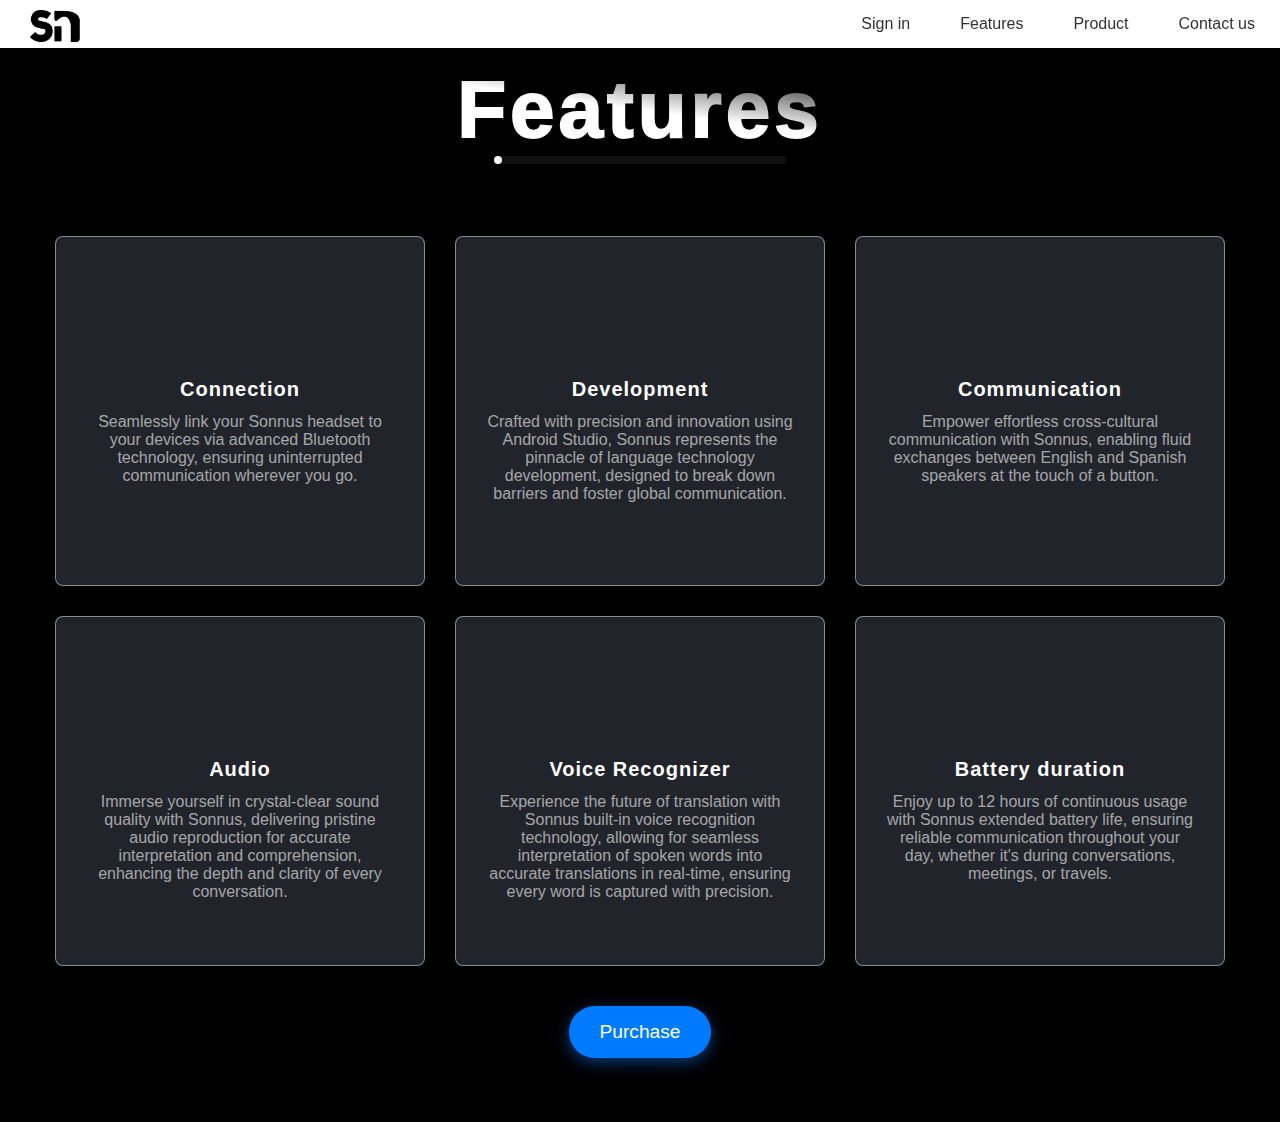
<file: pagfeatures.html>
<!DOCTYPE html>
<html lang="en">

<head>
    <meta charset="UTF-8">
    <meta name="viewport" content="width=device-width, initial-scale=1.0">
    <title>Features — Sonnus</title>
    <link rel="stylesheet" href="features.css">
    <link rel="stylesheet" href="https://cdnjs.cloudflare.com/ajax/libs/font-awesome/6.5.2/css/all.min.css">
    <script src="https://cdn.lordicon.com/lordicon.js"></script>
    <link rel="icon" type="icon" href="favicon.ico">
</head>

<body>
    <header>
        <nav class="sticky-nav">
            <ul>
                <div class="logo-container">
                    <a class="logo-link" href="index.html">
                        <img class="logo" src="sonnuslogo.png">
                    </a>
                </div>
                <li><a href="pagsignin.html">Sign in</a></li>
                <li><a href="pagfeatures.html">Features</a></li>
                <li><a href="pagproduct.html">Product</a></li>
                <li><a href="pagcontactus.html">Contact us</a></li>
            </ul>
        </nav>
    </header>
    <div class="container">
        <div class="service-wrapper">
            <div class="service">
                <h1>Features <span></span></h1>
                <div class="cards">
                    <div class="card">
                        <lord-icon src="https://cdn.lordicon.com/tnntuukz.json" trigger="hover"
                            colors="primary:#ffffff,secondary:#ffffff" style="width:130px;height:130px">
                        </lord-icon>
                        <h2>Connection</h2>
                        <p>Seamlessly link your Sonnus headset to your devices via advanced Bluetooth technology,
                            ensuring uninterrupted communication wherever you go.
                        </p>
                    </div>

                    <div class="card">
                        <lord-icon src="https://cdn.lordicon.com/ipbtscff.json" trigger="hover"
                            colors="primary:#ffffff,secondary:#ffffff" style="width:130px;height:130px">
                        </lord-icon>
                        <h2>Development</h2>
                        <p>Crafted with precision and innovation using Android Studio, Sonnus represents the pinnacle of
                            language technology development, designed to break down barriers and foster global
                            communication.</p>
                    </div>

                    <div class="card">
                        <lord-icon src="https://cdn.lordicon.com/amjaykqd.json" trigger="hover"
                            colors="primary:#ffffff,secondary:#ffffff" style="width:130px;height:130px">
                        </lord-icon>
                        <h2>Communication</h2>
                        <p>Empower effortless cross-cultural communication with Sonnus, enabling fluid exchanges between
                            English and Spanish speakers at the touch of a button.
                        </p>
                    </div>

                    <div class="card">
                        <lord-icon src="https://cdn.lordicon.com/yfoytxms.json" trigger="hover"
                            colors="primary:#ffffff,secondary:#ffffff" style="width:130px;height:130px">
                        </lord-icon>
                        <h2>Audio</h2>
                        <p>Immerse yourself in crystal-clear sound quality with Sonnus, delivering pristine audio
                            reproduction for accurate interpretation and comprehension, enhancing the depth and clarity
                            of every conversation.</p>
                    </div>

                    <div class="card">
                        <lord-icon src="https://cdn.lordicon.com/cpmcynxu.json" trigger="hover"
                            colors="primary:#ffffff,secondary:#ffffff" style="width:130px;height:130px">
                        </lord-icon>
                        <h2>Voice Recognizer</h2>
                        <p>Experience the future of translation with Sonnus built-in voice recognition technology,
                            allowing for seamless interpretation of spoken words into accurate translations in
                            real-time, ensuring every word is captured with precision.
                        </p>
                    </div>

                    <div class="card">
                        <lord-icon src="https://cdn.lordicon.com/uwbowche.json" trigger="hover"
                            colors="primary:#ffffff,secondary:#ffffff" style="width:130px;height:130px">
                        </lord-icon>
                        <h2>Battery duration</h2>
                        <p>Enjoy up to 12 hours of continuous usage with Sonnus extended battery life, ensuring reliable
                            communication throughout your day, whether it's during conversations, meetings, or travels.
                        </p>
                    </div>
                </div>
                <div class="learn-more-container">
                    <a href="pagproduct.html" class="button-link">
                        <button class="learn-more-button">Purchase</button>
                    </a>
                </div>
            </div>
        </div>
    </div>

</body>

</html>
</file>
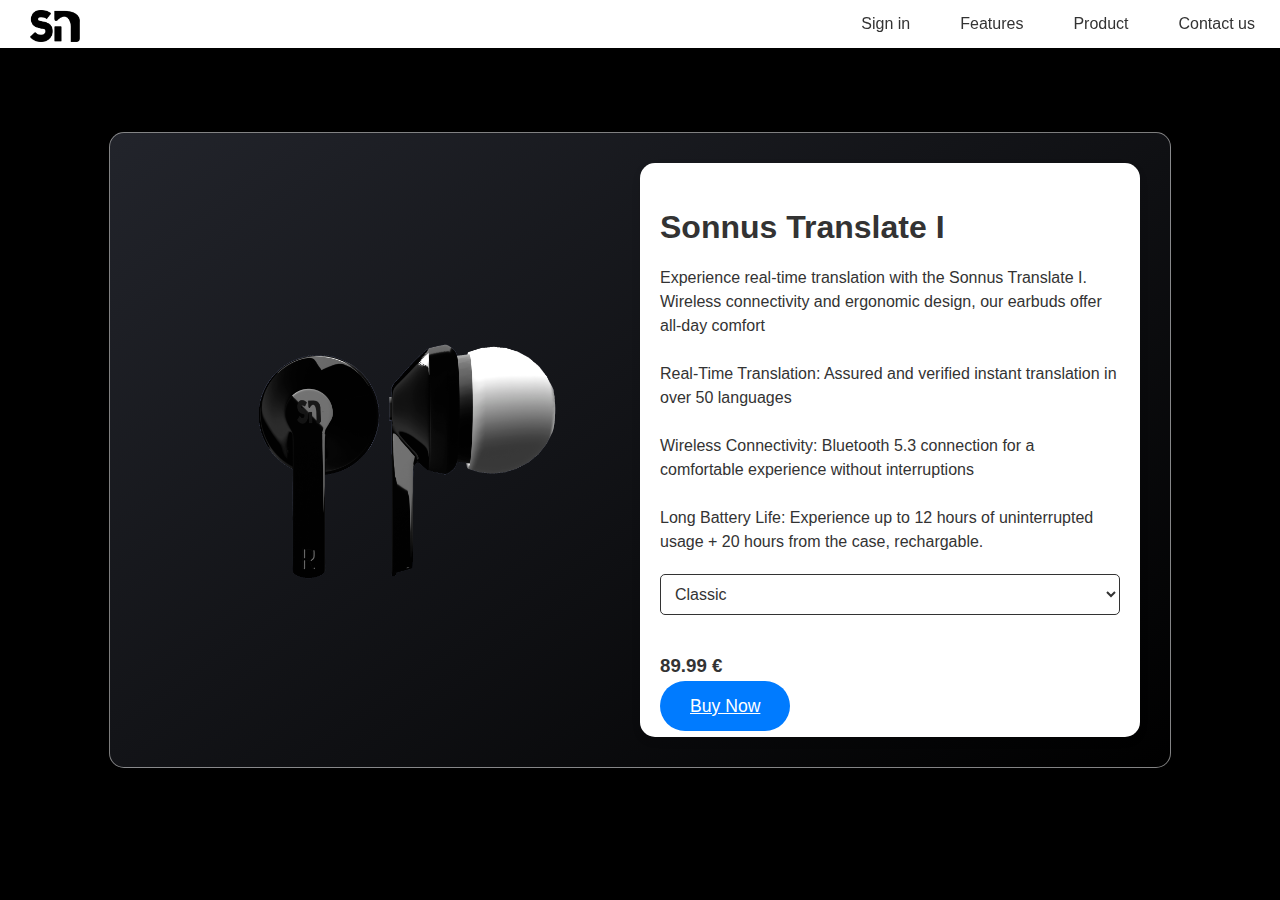
<file: pagproduct.html>
<!DOCTYPE html>
<html lang="en">

<head>
    <meta charset="UTF-8">
    <meta name="viewport" content="width=device-width, initial-scale=1.0">
    <title>Product — Sonnus</title>
    <link rel="stylesheet" href="product.css">
    <link rel="icon" type="icon" href="favicon.ico">
    <style>
        .color-option {
            display: none;
        }
    </style>
</head>

<body>
    <header>
        <nav class="sticky-nav">
            <ul>
                <div class="logo-container">
                    <a class="logo-link" href="index.html">
                        <img class="logo" src="sonnuslogo.png">
                    </a>
                </div>
                <li><a href="pagsignin.html">Sign in</a></li>
                <li><a href="pagfeatures.html">Features</a></li>
                <li><a href="pagproduct.html">Product</a></li>
                <li><a href="pagcontactus.html">Contact us</a></li>
            </ul>
        </nav>
    </header>

    <div class="container">
        <div class="imgBx">
            <img src="Sonnus_Black.png">
        </div>
        <div class="details">
            <div class="content">
                <h2>Sonnus Translate I</h2>
                <p>
                    Experience real-time translation with the Sonnus Translate I. Wireless connectivity and ergonomic design, our earbuds offer all-day comfort<br><br>
                    Real-Time Translation: Assured and verified instant translation in over 50 languages<br><br>
                    Wireless Connectivity: Bluetooth 5.3 connection for a comfortable experience without interruptions<br><br>
                    Long Battery Life: Experience up to 12 hours of uninterrupted usage + 20 hours from the case, rechargable.
                </p>
                <select class="model-selector">
                    <option value="classic">Classic</option>
                    <option value="in-rainbows">In Rainbows</option>
                </select>
                <div class="color-options">
                    <span class="color-option classic-color" style="background-color: #000000;" data-pic="Sonnus_Black.png"></span>
                    <span class="color-option classic-color" style="background-color: #e7e5e5e6;" data-pic="Sonnus_White.png"></span>
                    <span class="color-option rainbow-color" style="background-color: #E95458;" data-pic="Sonnus_Red.png"></span>
                    <span class="color-option rainbow-color" style="background-color: #5bad5d;" data-pic="Sonnus_Green.png"></span>
                    <span class="color-option rainbow-color" style="background-color: #4291ff;" data-pic="Sonnus_Blue.png"></span>
                    <span class="color-option rainbow-color" style="background-color: #A4E0E8;" data-pic="Sonnus_Cian.png"></span>
                    <span class="color-option rainbow-color" style="background-color: #F7F144;" data-pic="Sonnus_Yellow.png"></span>
                    <span class="color-option rainbow-color" style="background-color: #F4B46A;" data-pic="Sonnus_Orange.png"></span>
                </div>
                <h3>89.99 €</h3>
                <a class="buy-button" href="https://www.paypal.com/signin" target="_blank">Buy Now</a>
            </div>
        </div>
    </div>

    <script src="https://code.jquery.com/jquery-3.4.1.min.js"
        integrity="sha256-CSXorXvZcTkaix6Yvo6HppcZGetbYMGWSFlBw8HfCJo=" crossorigin="anonymous"></script>
    <script>
        $(document).ready(function () {
            // Initially show the colors for Sonnus Classic
            $(".classic-color").show();
           
            // Change The Picture and Associated Element Color when Color Options Are Clicked.
            $(".color-option").click(function () {
                $(".color-option").removeClass("active");
                $(this).addClass("active");
                let imgSrc = $(this).attr("data-pic");
                $(".imgBx img").attr("src", imgSrc);
            });

            // Change color options based on model selection
            $(".model-selector").change(function () {
                let selectedModel = $(this).val();
                if (selectedModel === "classic") {
                    $(".color-option").hide();
                    $(".classic-color").show();
                } else if (selectedModel === "in-rainbows") {
                    $(".color-option").hide();
                    $(".rainbow-color").show();
                }
            });
        });
    </script>
</body>

</html>
</file>
<file: features.css>
*{
    margin: 0;
    padding: 0;
    box-sizing: border-box;
    font-family: 'Arial', sans-serif;
}

.container{
    min-height: 100vh;
    width: 100%;
    background-color: #000000;
}

.service-wrapper{
    padding: 5% 8%;
}

.service{
    display: flex;
    flex-direction: column;
    align-items: center;
}

h1{
    color: #fff;
    font-size: 5rem;
    -webkit-text-stroke-width: 2px;
    -webkit-text-stroke-color: transparent;
    letter-spacing: 4px;
    background-color: rgb(4, 52, 83);
    background: linear-gradient(8deg,rgb(255, 255, 255) 0%,rgb(255, 255, 255) ,rgb(0, 0, 0) 100%);
    -webkit-background-clip: text;
    -webkit-text-fill-color: transparent;
    position: relative;
}
h1:after{
    content: "";
    position: absolute;
    top: 100%;
    left: 10%;
    height: 8px;
    width: 80%;
    border-radius: 8px;
    background-color: rgba(182, 182, 182, 0.096);
}

h1 span{
    position: absolute;
    top: 100%;
    left: 10%;
    height: 8px;
    width: 8px;
    border-radius: 50%;
    background-color: rgb(255, 255, 255);
    animation: anim 5s linear infinite;
}

@keyframes anim{
    95%{
        opacity: 1;
    }
    100%{
        opacity: 0;
        left: 88%;
    }
}

.cards{
    display: grid;
    grid-template-columns: repeat(3,1fr);
    gap: 30px;
    margin-top: 80px;
}

.card{
    height: 350px;
    width: 370px;
    background-color: #22242b;
    padding: 3% 8%;
    border: 0.2px solid rgba(201, 201, 201, 0.623);
    border-radius: 8px;
    transition: .6s;
    display: flex;
    align-items: center;
    flex-direction: column;
    position: relative;
    overflow: hidden;
}

.card:after{
    content: "";
    position: absolute;
    top: 150%;
    left: -200px;
    width: 120%;
    transform: rotate(50deg);
    background-color: #ffffff;
    height: 18px;
    filter: blur(30px);
    opacity: 0.5;
    transition: 1s;
}

.card:hover:after{
    width: 225%;
    top: -100%;
}

.card i{
    color: #ffffff;
    margin-top: 30px;
    margin-bottom: 20px;
    font-size: 4.8rem;
}

.card h2{
    color: #fff;
    font-size: 20px;
    font-weight: 600;
    letter-spacing: 1px;
}

.card p{
    text-align: center;
    width: 100%;
    margin: 12px 0;
    color: rgba(255, 255, 255, 0.6);
}
.card:hover{
    background-color: transparent;
    transform: translateY(-8px);
    border-color: #ffffff;
}

.card:hover i{
    color: #ffffff;
}

/******************************************************************************/

.sticky-nav {
    position: fixed;
    top: 0;
    width: 100%;
    background-color: #fff; 
    z-index: 1000; 
    box-shadow: 0 2px 4px rgba(0,0,0,0.1); 
  }
  
  .sticky-nav .logo-container {
    margin-left: 20px; 
  }
  
  .sticky-nav ul {
    list-style-type: none;
    margin: 0;
    padding: 0;
    display: flex;
    justify-content: flex-end; 
  }
  
  .sticky-nav ul li {
    margin: 0 10px;
  }
  
  .sticky-nav ul li a {
    text-decoration: none;
    color: #333; 
    padding: 15px; 
    display: inline-block;
    transition: background-color 0.3s ease; 
  }
  
  .sticky-nav ul li a:hover {
    background-color: #f5f5f5; 
  }

/******************************************************************************/

  .logo-container {
    position: absolute;
    top: 5px; 
    left: 5px; 
  }
  
  .logo-link {
    display: block;
    text-align: center; 
  }
  
  .logo {
    width: 60px; 
    height: auto; 
    padding: 5px; 
    transition: transform 0.3s ease; 
  }
  
  .logo:hover {
    transform: scale(1.1); 
  }

.button-link {
  text-decoration: none;
}

.learn-more-button {
  background-color: #007bff;
  color: #fff;
  border: none;
  padding: 15px 30px;
  font-size: 1.2em;
  cursor: pointer;
  border-radius: 50px;
  transition: background-color 0.3s, transform 0.3s;
  box-shadow: 0 4px 15px rgba(0, 123, 255, 0.5);
}

.learn-more-button:hover {
  background-color: #0056b3;
  transform: translateY(-5px);
}

.learn-more-container {
  display: flex;
  justify-content: center;
  margin-top: 40px;
}
</file>
<file: product.css>
body {
    font-family: 'Arial', sans-serif;
    margin: 0;
    padding: 0;
    background-color: #000000;
    display: flex;
    justify-content: center;
    align-items: center;
    height: 100vh;
    color: #fff;
}

/******************************************************************************/

.logo-container {
    position: absolute;
    top: 5px;
    left: 5px;
}

.logo-link {
    display: block;
    text-align: center;
}

.logo {
    width: 50px;
    height: auto;
    padding: 5px;
    transition: transform 0.3s ease;
}

.logo:hover {
    transform: scale(1.1);
}

/******************************************************************************/

.sticky-nav {
    position: fixed;
    top: 0;
    width: 100%;
    background-color: #fff;
    z-index: 1000;
    box-shadow: 0 2px 4px rgba(0, 0, 0, 0.1);
}

.sticky-nav .logo-container {
    margin-left: 20px;
}

.sticky-nav ul {
    list-style-type: none;
    margin: 0;
    padding: 0;
    display: flex;
    justify-content: flex-end;
}

.sticky-nav ul li {
    margin: 0 10px;
}

.sticky-nav ul li a {
    text-decoration: none;
    color: #333;
    padding: 15px;
    display: inline-block;
    transition: background-color 0.3s ease;
}

.sticky-nav ul li a:hover {
    background-color: #f5f5f5;
}

/******************************************************************************/

.container {
    display: flex;
    background: linear-gradient(145deg, #22242b, #000);
    padding: 30px;
    border-radius: 15px;
    overflow: hidden;
    max-width: 1000px;
    margin: auto;
    border: 0.2px solid rgba(201, 201, 201, 0.623);
}

/******************************************************************************/

.imgBx {
    flex: 1;
    display: flex;
    justify-content: center;
    align-items: center;
}

.imgBx img {
    max-width: 100%;
    height: auto;
    border-radius: 15px;
    transition: transform 0.3s ease;
}

.imgBx img:hover {
    transform: scale(1.05);
}

/******************************************************************************/

.details {
    flex: 1;
    display: flex;
    justify-content: center;
    align-items: center;
}

/******************************************************************************/

.content {
    max-width: 500px;
    padding: 20px;
    background-color: #fff;
    border-radius: 15px;
    color: #333;
    box-shadow: 0 4px 8px rgba(0, 0, 0, 0.1);
}

.content h2 {
    font-size: 2em;
    margin-bottom: 20px;
}

.content p {
    font-size: 1em;
    margin-bottom: 20px;
    line-height: 1.5;
}

/******************************************************************************/

.color-options {
    display: flex;
    margin-bottom: 20px;
}

.color-option {
    width: 30px;
    height: 30px;
    border-radius: 50%;
    margin-right: 10px;
    cursor: pointer;
    border: 2px solid transparent;
    transition: border 0.3s ease;
}

.color-option.active {
    border: 2px solid #333;
}

.color-option:hover {
    border: 2px solid #007bff;
}

/******************************************************************************/

.buy-button {
    background-color: #007bff;
    color: #fff;
    border: none;
    padding: 15px 30px; /* Aumenta el tamaño del botón */
    border-radius: 30px; /* Cambia a bordes más redondeados */
    cursor: pointer;
    transition: background-color 0.3s ease, transform 0.3s ease; /* Agrega transformación */
    font-size: 1.1em; /* Aumenta el tamaño del texto */
}

.buy-button:hover {
    background-color: #0056b3;
    transform: scale(1.05); /* Efecto hover */
}

/******************************************************************************/

.model-selector {
    width: 100%;
    padding: 10px;
    border-radius: 5px;
    border: 1px solid #333;
    background-color: #fff;
    color: #333;
    font-size: 1em;
    margin-bottom: 20px;
    margin-bottom: 20px; /* Asegura un buen espacio entre el selector y los colores */
}
</file>
